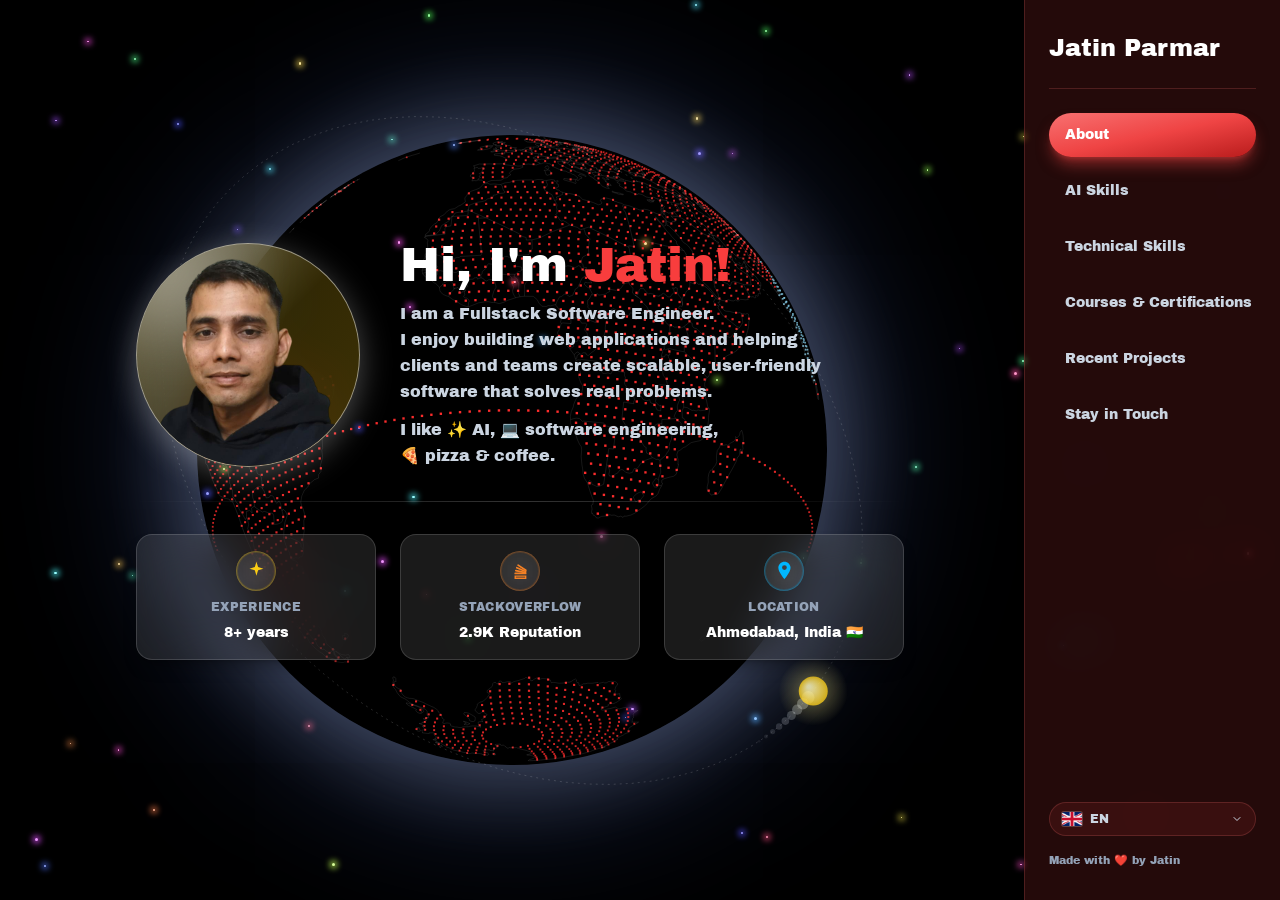
<file: index.html>
<!DOCTYPE html><html lang="en" class="dark" dir="ltr"><head>
  <meta charset="UTF-8">
  <link rel="icon" type="image/png" href="https://jatin-2407.github.io/logo.png">
  <meta name="viewport" content="width=device-width, initial-scale=1.0">
  <title>Jatin Parmar | Fullstack web developer |React|javascript|frontend|nodejs|php|laravel|mongodb|mysql|graphql</title>
  <link rel="preconnect" href="https://fonts.googleapis.com">
  <link rel="preconnect" href="https://fonts.gstatic.com" crossorigin="">
  <link href="https://fonts.googleapis.com/css2?family=Anton+SC&amp;display=swap" rel="stylesheet">
  <link href="https://fonts.googleapis.com/css2?family=Archivo+Black&amp;display=swap" rel="stylesheet">
  <script>
    (function () {
      var stored = localStorage.getItem("theme");
      var isDark = stored ? stored === "dark" : true;
      document.documentElement.classList.toggle("dark", isDark);
    })();
    (function () {
      var lang = localStorage.getItem("site-language") || "en";
      document.documentElement.lang = lang;
      document.documentElement.dir = lang === "ar" ? "rtl" : "ltr";
    })();
  </script>
  <script type="module" crossorigin="" src="/assets/index-BEaVwfzs.js"></script>
  <link rel="stylesheet" crossorigin="" href="/assets/index-BhWJLXMy.css">
<link rel="modulepreload" as="script" crossorigin="" href="/assets/index-CWMztOJ2.js"><link rel="modulepreload" as="script" crossorigin="" href="/assets/glassCard-D80fSM0R.js"><link rel="modulepreload" as="script" crossorigin="" href="/assets/avatar-TEoTqj09.js"><link rel="modulepreload" as="script" crossorigin="" href="/assets/iconBadge-CnM9oud7.js">    <meta name="description" content="I am a Fullstack Software Engineer. I enjoy building web applications and helping clients and teams create scalable, user-friendly software that solves real problems.">
    <meta name="keywords" content="Jatin Parmar, fullstack developer, react, javascript, frontend, nodejs, php, laravel, mongodb, mysql, graphql, web developer portfolio">
    <meta name="author" content="Jatin Parmar">
    <meta name="theme-color" content="#000000">
    <link rel="canonical" href="https://jatin-2407.github.io/">
    <meta property="og:type" content="website">
    <meta property="og:title" content="Jatin Parmar | Fullstack web developer |React|javascript|frontend|nodejs|php|laravel|mongodb|mysql|graphql">
    <meta property="og:description" content="I am a Fullstack Software Engineer. I enjoy building web applications and helping clients and teams create scalable, user-friendly software that solves real problems.">
    <meta property="og:url" content="https://jatin-2407.github.io/">
    <meta property="og:image" content="https://jatin-2407.github.io/image-Photoroom.png">
    <meta property="og:locale" content="en_US">
    <meta name="twitter:card" content="summary_large_image">
    <meta name="twitter:title" content="Jatin Parmar | Fullstack web developer |React|javascript|frontend|nodejs|php|laravel|mongodb|mysql|graphql">
    <meta name="twitter:description" content="I am a Fullstack Software Engineer. I enjoy building web applications and helping clients and teams create scalable, user-friendly software that solves real problems.">
    <meta name="twitter:image" content="https://jatin-2407.github.io/image-Photoroom.png">
  </head>

<body>
  <div id="root"><canvas aria-hidden="true" class="pointer-events-none fixed inset-0 z-[9999]" width="800" height="600" style="width: 800px; height: 600px;"></canvas><section id="about" class="relative w-full overflow-x-hidden bg-black md:h-screen md:overflow-hidden"><div class="relative flex min-h-screen w-full flex-col items-center gap-6 md:h-full md:min-h-0 md:justify-center md:gap-0 md:py-0 md:pr-64 rtl:md:pr-0 rtl:md:pl-64 justify-start pt-10 pb-24"><div class="pointer-events-none absolute inset-0"><span class="star absolute rounded-full" style="top: 51.2286%; left: 82.1045%; width: 1.3933px; height: 1.3933px; background-color: rgb(255, 228, 153); box-shadow: rgb(255, 207, 77) 0px 0px 6px 2px; animation-duration: 8.81775s; animation-delay: 3.28846s; --star-dx: -32.104451514073034vw; --star-dy: -1.2285666342508463vh; --star-peak: 1.80;"></span><span class="star absolute rounded-full" style="top: 17.8657%; left: 49.7451%; width: 1.90455px; height: 1.90455px; background-color: rgb(214, 255, 153); box-shadow: rgb(184, 255, 77) 0px 0px 6px 2px; animation-duration: 7.06157s; animation-delay: 4.34548s; --star-dx: 0.25493394613834397vw; --star-dy: 32.13430800453657vh; --star-peak: 2.25;"></span><span class="star absolute rounded-full" style="top: 49.2653%; left: 86.4954%; width: 1.14995px; height: 1.14995px; background-color: rgb(214, 153, 255); box-shadow: rgb(184, 77, 255) 0px 0px 6px 2px; animation-duration: 8.28701s; animation-delay: 1.3307s; --star-dx: -36.49542791071205vw; --star-dy: 0.7347470210281273vh; --star-peak: 2.77;"></span><span class="star absolute rounded-full" style="top: 44.4863%; left: 6.98894%; width: 2.90697px; height: 2.90697px; background-color: rgb(245, 153, 255); box-shadow: rgb(237, 77, 255) 0px 0px 6px 2px; animation-duration: 7.71747s; animation-delay: 1.19529s; --star-dx: 43.011056067488084vw; --star-dy: 5.5137002805498625vh; --star-peak: 1.62;"></span><span class="star absolute rounded-full" style="top: 3.67497%; left: 35.929%; width: 1.83532px; height: 1.83532px; background-color: rgb(153, 199, 255); box-shadow: rgb(77, 157, 255) 0px 0px 6px 2px; animation-duration: 8.41754s; animation-delay: 2.30249s; --star-dx: 14.071002102725458vw; --star-dy: 46.3250328033054vh; --star-peak: 2.07;"></span><span class="star absolute rounded-full" style="top: 6.913%; left: 79.0433%; width: 2.5579px; height: 2.5579px; background-color: rgb(153, 255, 255); box-shadow: rgb(77, 255, 255) 0px 0px 6px 2px; animation-duration: 7.35377s; animation-delay: 3.89101s; --star-dx: -29.043333961241373vw; --star-dy: 43.08700497461129vh; --star-peak: 2.65;"></span><span class="star absolute rounded-full" style="top: 71.4353%; left: 14.5809%; width: 2.97903px; height: 2.97903px; background-color: rgb(255, 228, 153); box-shadow: rgb(255, 207, 77) 0px 0px 6px 2px; animation-duration: 6.38253s; animation-delay: 0.41653s; --star-dx: 35.41911421361572vw; --star-dy: -21.435340533747876vh; --star-peak: 1.96;"></span><span class="star absolute rounded-full" style="top: 60.8365%; left: 10.7605%; width: 2.95646px; height: 2.95646px; background-color: rgb(255, 153, 230); box-shadow: rgb(255, 77, 210) 0px 0px 6px 2px; animation-duration: 8.76996s; animation-delay: 5.41534s; --star-dx: 39.23951575242558vw; --star-dy: -10.836499516172694vh; --star-peak: 2.85;"></span><span class="star absolute rounded-full" style="top: 20.5371%; left: 14.2721%; width: 2.24824px; height: 2.24824px; background-color: rgb(255, 153, 214); box-shadow: rgb(255, 77, 184) 0px 0px 6px 2px; animation-duration: 5.72737s; animation-delay: 0.273368s; --star-dx: 35.72785401553429vw; --star-dy: 29.462894084213964vh; --star-peak: 2.16;"></span><span class="star absolute rounded-full" style="top: 99.2268%; left: 52.718%; width: 2.98555px; height: 2.98555px; background-color: rgb(172, 255, 153); box-shadow: rgb(109, 255, 77) 0px 0px 6px 2px; animation-duration: 4.55112s; animation-delay: 5.80794s; --star-dx: -2.7180118007570258vw; --star-dy: -49.2267663223072vh; --star-peak: 1.80;"></span><span class="star absolute rounded-full" style="top: 98.1216%; left: 48.9544%; width: 2.07363px; height: 2.07363px; background-color: rgb(236, 255, 153); box-shadow: rgb(222, 255, 77) 0px 0px 6px 2px; animation-duration: 6.78097s; animation-delay: 3.06245s; --star-dx: 1.0456265080122762vw; --star-dy: -48.12161821373181vh; --star-peak: 2.68;"></span><span class="star absolute rounded-full" style="top: 43.7155%; left: 23.5483%; width: 2.90667px; height: 2.90667px; background-color: rgb(153, 156, 255); box-shadow: rgb(77, 82, 255) 0px 0px 6px 2px; animation-duration: 6.83688s; animation-delay: 0.536558s; --star-dx: 26.451717763487224vw; --star-dy: 6.284512960666724vh; --star-peak: 2.51;"></span><span class="star absolute rounded-full" style="top: 9.10195%; left: 40.3301%; width: 2.16391px; height: 2.16391px; background-color: rgb(255, 153, 201); box-shadow: rgb(255, 77, 160) 0px 0px 6px 2px; animation-duration: 6.39595s; animation-delay: 5.86754s; --star-dx: 9.669894861854658vw; --star-dy: 40.89805162629606vh; --star-peak: 2.61;"></span><span class="star absolute rounded-full" style="top: 54.8483%; left: 24.0375%; width: 2.90376px; height: 2.90376px; background-color: rgb(201, 255, 153); box-shadow: rgb(160, 255, 77) 0px 0px 6px 2px; animation-duration: 7.01594s; animation-delay: 5.34084s; --star-dx: 25.962518026969605vw; --star-dy: -4.848280013814275vh; --star-peak: 2.72;"></span><span class="star absolute rounded-full" style="top: 81.163%; left: 29.7148%; width: 2.31878px; height: 2.31878px; background-color: rgb(187, 255, 153); box-shadow: rgb(136, 255, 77) 0px 0px 6px 2px; animation-duration: 8.67891s; animation-delay: 5.58923s; --star-dx: 20.285181941986774vw; --star-dy: -31.163048534073255vh; --star-peak: 2.01;"></span><span class="star absolute rounded-full" style="top: 82.0239%; left: 50.2%; width: 1.15143px; height: 1.15143px; background-color: rgb(185, 255, 153); box-shadow: rgb(133, 255, 77) 0px 0px 6px 2px; animation-duration: 4.19308s; animation-delay: 3.83073s; --star-dx: -0.19996869311142973vw; --star-dy: -32.02392585408748vh; --star-peak: 2.38;"></span><span class="star absolute rounded-full" style="top: 94.8624%; left: 4.02202%; width: 1.01747px; height: 1.01747px; background-color: rgb(255, 153, 194); box-shadow: rgb(255, 77, 148) 0px 0px 6px 2px; animation-duration: 7.66786s; animation-delay: 3.07615s; --star-dx: 45.97798308327954vw; --star-dy: -44.8623666871633vh; --star-peak: 1.86;"></span><span class="star absolute rounded-full" style="top: 21.7972%; left: 67.602%; width: 2.05465px; height: 2.05465px; background-color: rgb(153, 255, 180); box-shadow: rgb(77, 255, 124) 0px 0px 6px 2px; animation-duration: 4.79448s; animation-delay: 3.378s; --star-dx: -17.60195117789344vw; --star-dy: 28.202818973644796vh; --star-peak: 2.77;"></span><span class="star absolute rounded-full" style="top: 93.0781%; left: 68.2421%; width: 2.55479px; height: 2.55479px; background-color: rgb(255, 179, 153); box-shadow: rgb(255, 121, 77) 0px 0px 6px 2px; animation-duration: 5.80347s; animation-delay: 5.11284s; --star-dx: -18.242052010133563vw; --star-dy: -43.07813614868425vh; --star-peak: 2.75;"></span><span class="star absolute rounded-full" style="top: 19.0687%; left: 33.2074%; width: 1.04732px; height: 1.04732px; background-color: rgb(255, 253, 153); box-shadow: rgb(255, 252, 77) 0px 0px 6px 2px; animation-duration: 8.62243s; animation-delay: 1.85032s; --star-dx: 16.792633914269658vw; --star-dy: 30.9313279526652vh; --star-peak: 2.83;"></span><span class="star absolute rounded-full" style="top: 84.2848%; left: 59.2159%; width: 2.03894px; height: 2.03894px; background-color: rgb(153, 214, 255); box-shadow: rgb(77, 184, 255) 0px 0px 6px 2px; animation-duration: 4.90197s; animation-delay: 4.7655s; --star-dx: -9.215887693780068vw; --star-dy: -34.284808932936585vh; --star-peak: 1.97;"></span><span class="star absolute rounded-full" style="top: 76.1579%; left: 7.27052%; width: 1.5149px; height: 1.5149px; background-color: rgb(185, 153, 255); box-shadow: rgb(133, 77, 255) 0px 0px 6px 2px; animation-duration: 5.2396s; animation-delay: 1.27363s; --star-dx: 42.72947982177485vw; --star-dy: -26.15789111040168vh; --star-peak: 1.74;"></span><span class="star absolute rounded-full" style="top: 90.1664%; left: 81.389%; width: 1.0735px; height: 1.0735px; background-color: rgb(153, 255, 219); box-shadow: rgb(77, 255, 193) 0px 0px 6px 2px; animation-duration: 5.00087s; animation-delay: 5.00875s; --star-dx: -31.388974666824936vw; --star-dy: -40.166361624429015vh; --star-peak: 2.94;"></span><span class="star absolute rounded-full" style="top: 30.6425%; left: 5.39534%; width: 2.97169px; height: 2.97169px; background-color: rgb(255, 153, 213); box-shadow: rgb(255, 77, 181) 0px 0px 6px 2px; animation-duration: 8.51766s; animation-delay: 3.78615s; --star-dx: 44.60465953497946vw; --star-dy: 19.357481645827146vh; --star-peak: 1.75;"></span><span class="star absolute rounded-full" style="top: 14.7053%; left: 16.8919%; width: 2.88775px; height: 2.88775px; background-color: rgb(207, 255, 153); box-shadow: rgb(172, 255, 77) 0px 0px 6px 2px; animation-duration: 6.11832s; animation-delay: 3.09869s; --star-dx: 33.108148254619294vw; --star-dy: 35.294735992759286vh; --star-peak: 2.24;"></span><span class="star absolute rounded-full" style="top: 84.823%; left: 31.2638%; width: 2.31047px; height: 2.31047px; background-color: rgb(255, 160, 153); box-shadow: rgb(255, 88, 77) 0px 0px 6px 2px; animation-duration: 5.95425s; animation-delay: 1.15934s; --star-dx: 18.736185710718402vw; --star-dy: -34.82298016786761vh; --star-peak: 1.82;"></span><span class="star absolute rounded-full" style="top: 52.5897%; left: 74.5894%; width: 2.97509px; height: 2.97509px; background-color: rgb(180, 153, 255); box-shadow: rgb(124, 77, 255) 0px 0px 6px 2px; animation-duration: 4.07058s; animation-delay: 4.45142s; --star-dx: -24.58944640815561vw; --star-dy: -2.5896696136822968vh; --star-peak: 1.91;"></span><span class="star absolute rounded-full" style="top: 92.2353%; left: 30.0912%; width: 2.86905px; height: 2.86905px; background-color: rgb(255, 173, 153); box-shadow: rgb(255, 112, 77) 0px 0px 6px 2px; animation-duration: 7.52872s; animation-delay: 0.265423s; --star-dx: 19.908844891555223vw; --star-dy: -42.235325919310924vh; --star-peak: 1.84;"></span><span class="star absolute rounded-full" style="top: 24.7377%; left: 31.9659%; width: 2.55706px; height: 2.55706px; background-color: rgb(153, 253, 255); box-shadow: rgb(77, 252, 255) 0px 0px 6px 2px; animation-duration: 8.10513s; animation-delay: 4.622s; --star-dx: 18.034087621118vw; --star-dy: 25.26234803004077vh; --star-peak: 2.30;"></span><span class="star absolute rounded-full" style="top: 78.6853%; left: 89.3403%; width: 1.55466px; height: 1.55466px; background-color: rgb(192, 255, 153); box-shadow: rgb(145, 255, 77) 0px 0px 6px 2px; animation-duration: 4.9565s; animation-delay: 0.174638s; --star-dx: -39.340273258866844vw; --star-dy: -28.685339108053014vh; --star-peak: 2.45;"></span><span class="star absolute rounded-full" style="top: 6.87497%; left: 43.4523%; width: 2.72519px; height: 2.72519px; background-color: rgb(255, 206, 153); box-shadow: rgb(255, 169, 77) 0px 0px 6px 2px; animation-duration: 6.57057s; animation-delay: 5.69448s; --star-dx: 6.547713560830374vw; --star-dy: 43.12502713000118vh; --star-peak: 2.13;"></span><span class="star absolute rounded-full" style="top: 14.8549%; left: 30.0662%; width: 1.87061px; height: 1.87061px; background-color: rgb(214, 255, 153); box-shadow: rgb(184, 255, 77) 0px 0px 6px 2px; animation-duration: 4.10284s; animation-delay: 0.107528s; --star-dx: 19.933845256296234vw; --star-dy: 35.14506530469301vh; --star-peak: 2.66;"></span><span class="star absolute rounded-full" style="top: 69.0921%; left: 19.4573%; width: 2.65705px; height: 2.65705px; background-color: rgb(255, 153, 187); box-shadow: rgb(255, 77, 136) 0px 0px 6px 2px; animation-duration: 6.44831s; animation-delay: 0.280635s; --star-dx: 30.54265654366076vw; --star-dy: -19.092089360642575vh; --star-peak: 2.20;"></span><span class="star absolute rounded-full" style="top: 24.5687%; left: 73.2132%; width: 2.62538px; height: 2.62538px; background-color: rgb(255, 153, 189); box-shadow: rgb(255, 77, 139) 0px 0px 6px 2px; animation-duration: 8.46247s; animation-delay: 2.64326s; --star-dx: -23.21318165579092vw; --star-dy: 25.43130724166375vh; --star-peak: 2.88;"></span><span class="star absolute rounded-full" style="top: 26.9196%; left: 72.1647%; width: 2.92123px; height: 2.92123px; background-color: rgb(153, 255, 240); box-shadow: rgb(77, 255, 228) 0px 0px 6px 2px; animation-duration: 4.91146s; animation-delay: 2.22848s; --star-dx: -22.164653729243398vw; --star-dy: 23.080378682139514vh; --star-peak: 2.71;"></span><span class="star absolute rounded-full" style="top: 89.5276%; left: 53.6222%; width: 2.51997px; height: 2.51997px; background-color: rgb(153, 228, 255); box-shadow: rgb(77, 207, 255) 0px 0px 6px 2px; animation-duration: 4.15432s; animation-delay: 2.67045s; --star-dx: -3.622194315202009vw; --star-dy: -39.52759297275412vh; --star-peak: 1.55;"></span><span class="star absolute rounded-full" style="top: 24.299%; left: 74.2926%; width: 1.40341px; height: 1.40341px; background-color: rgb(255, 153, 192); box-shadow: rgb(255, 77, 145) 0px 0px 6px 2px; animation-duration: 5.89423s; animation-delay: 3.54195s; --star-dx: -24.292623784489336vw; --star-dy: 25.700982457658704vh; --star-peak: 2.76;"></span><span class="star absolute rounded-full" style="top: 70.8795%; left: 96.4517%; width: 2.18523px; height: 2.18523px; background-color: rgb(255, 253, 153); box-shadow: rgb(255, 252, 77) 0px 0px 6px 2px; animation-duration: 7.29573s; animation-delay: 5.41961s; --star-dx: -46.45168816976506vw; --star-dy: -20.87949319946145vh; --star-peak: 1.94;"></span><span class="star absolute rounded-full" style="top: 25.0203%; left: 5.58669%; width: 1.25042px; height: 1.25042px; background-color: rgb(255, 228, 153); box-shadow: rgb(255, 207, 77) 0px 0px 6px 2px; animation-duration: 7.95261s; animation-delay: 4.33934s; --star-dx: 44.41331291460564vw; --star-dy: 24.979676967400287vh; --star-peak: 2.61;"></span><span class="star absolute rounded-full" style="top: 1.75265%; left: 47.6759%; width: 2.07495px; height: 2.07495px; background-color: rgb(153, 190, 255); box-shadow: rgb(77, 142, 255) 0px 0px 6px 2px; animation-duration: 7.15253s; animation-delay: 1.99692s; --star-dx: 2.3241362131341106vw; --star-dy: 48.247350760783206vh; --star-peak: 1.92;"></span><span class="star absolute rounded-full" style="top: 40.0601%; left: 47.2385%; width: 1.84771px; height: 1.84771px; background-color: rgb(255, 233, 153); box-shadow: rgb(255, 216, 77) 0px 0px 6px 2px; animation-duration: 7.99563s; animation-delay: 1.73861s; --star-dx: 2.7615175116696236vw; --star-dy: 9.939937578839519vh; --star-peak: 2.12;"></span><span class="star absolute rounded-full" style="top: 86.6804%; left: 81.273%; width: 1.62355px; height: 1.62355px; background-color: rgb(255, 153, 175); box-shadow: rgb(255, 77, 115) 0px 0px 6px 2px; animation-duration: 8.39041s; animation-delay: 4.10801s; --star-dx: -31.273010324861218vw; --star-dy: -36.6804138567318vh; --star-peak: 2.09;"></span><span class="star absolute rounded-full" style="top: 18.8055%; left: 35.8245%; width: 2.301px; height: 2.301px; background-color: rgb(153, 255, 197); box-shadow: rgb(77, 255, 154) 0px 0px 6px 2px; animation-duration: 4.2339s; animation-delay: 4.60634s; --star-dx: 14.175549200521452vw; --star-dy: 31.194465714625252vh; --star-peak: 1.58;"></span><span class="star absolute rounded-full" style="top: 51.6368%; left: 64.3016%; width: 2.9262px; height: 2.9262px; background-color: rgb(255, 201, 153); box-shadow: rgb(255, 160, 77) 0px 0px 6px 2px; animation-duration: 6.30023s; animation-delay: 1.34063s; --star-dx: -14.301608326467118vw; --star-dy: -1.636814041042392vh; --star-peak: 2.50;"></span><span class="star absolute rounded-full" style="top: 45.9598%; left: 19.6815%; width: 2.53146px; height: 2.53146px; background-color: rgb(255, 153, 160); box-shadow: rgb(255, 77, 88) 0px 0px 6px 2px; animation-duration: 5.64586s; animation-delay: 0.626335s; --star-dx: 30.318543065275183vw; --star-dy: 4.040248463463982vh; --star-peak: 2.48;"></span><span class="star absolute rounded-full" style="top: 96.5379%; left: 21.0046%; width: 1.84146px; height: 1.84146px; background-color: rgb(153, 155, 255); box-shadow: rgb(77, 79, 255) 0px 0px 6px 2px; animation-duration: 6.87581s; animation-delay: 5.72459s; --star-dx: 28.99541397687282vw; --star-dy: -46.53790994954106vh; --star-peak: 1.97;"></span><span class="star absolute rounded-full" style="top: 15.1349%; left: 10.7181%; width: 1.5583px; height: 1.5583px; background-color: rgb(211, 153, 255); box-shadow: rgb(178, 77, 255) 0px 0px 6px 2px; animation-duration: 6.84282s; animation-delay: 2.98311s; --star-dx: 39.28185209960316vw; --star-dy: 34.865077381819354vh; --star-peak: 2.86;"></span><span class="star absolute rounded-full" style="top: 39.3701%; left: 89.3299%; width: 2.81405px; height: 2.81405px; background-color: rgb(243, 255, 153); box-shadow: rgb(234, 255, 77) 0px 0px 6px 2px; animation-duration: 5.15331s; animation-delay: 3.85333s; --star-dx: -39.32991900811112vw; --star-dy: 10.629911292063667vh; --star-peak: 1.73;"></span><span class="star absolute rounded-full" style="top: 53.789%; left: 99.2831%; width: 1.279px; height: 1.279px; background-color: rgb(252, 153, 255); box-shadow: rgb(249, 77, 255) 0px 0px 6px 2px; animation-duration: 8.2105s; animation-delay: 2.94822s; --star-dx: -49.283121053337965vw; --star-dy: -3.7889994332756984vh; --star-peak: 1.72;"></span><span class="star absolute rounded-full" style="top: 65.0228%; left: 45.6447%; width: 2.5937px; height: 2.5937px; background-color: rgb(160, 153, 255); box-shadow: rgb(88, 77, 255) 0px 0px 6px 2px; animation-duration: 7.95619s; animation-delay: 0.960889s; --star-dx: 4.355268711148099vw; --star-dy: -15.02281438914983vh; --star-peak: 2.72;"></span><span class="star absolute rounded-full" style="top: 38.0058%; left: 84.3009%; width: 2.22233px; height: 2.22233px; background-color: rgb(235, 255, 153); box-shadow: rgb(219, 255, 77) 0px 0px 6px 2px; animation-duration: 5.41902s; animation-delay: 0.761619s; --star-dx: -34.30094140642363vw; --star-dy: 11.99422879491636vh; --star-peak: 2.60;"></span><span class="star absolute rounded-full" style="top: 24.9602%; left: 19.6242%; width: 2.36182px; height: 2.36182px; background-color: rgb(255, 255, 153); box-shadow: rgb(255, 255, 77) 0px 0px 6px 2px; animation-duration: 5.8364s; animation-delay: 5.46715s; --star-dx: 30.37579795692461vw; --star-dy: 25.039848473315384vh; --star-peak: 2.77;"></span><span class="star absolute rounded-full" style="top: 0.769983%; left: 22.7294%; width: 1.68727px; height: 1.68727px; background-color: rgb(255, 153, 199); box-shadow: rgb(255, 77, 157) 0px 0px 6px 2px; animation-duration: 7.2206s; animation-delay: 5.06672s; --star-dx: 27.27064597959552vw; --star-dy: 49.23001677994213vh; --star-peak: 1.80;"></span><span class="star absolute rounded-full" style="top: 62.3663%; left: 12.333%; width: 2.02355px; height: 2.02355px; background-color: rgb(235, 153, 255); box-shadow: rgb(219, 77, 255) 0px 0px 6px 2px; animation-duration: 5.68048s; animation-delay: 0.210251s; --star-dx: 37.66701158183277vw; --star-dy: -12.366294669084319vh; --star-peak: 2.04;"></span><span class="star absolute rounded-full" style="top: 44.7187%; left: 89.7602%; width: 2.82046px; height: 2.82046px; background-color: rgb(255, 231, 153); box-shadow: rgb(255, 213, 77) 0px 0px 6px 2px; animation-duration: 8.5404s; animation-delay: 4.29144s; --star-dx: -39.7601833908694vw; --star-dy: 5.281324976065882vh; --star-peak: 1.58;"></span><span class="star absolute rounded-full" style="top: 30.0833%; left: 3.11035%; width: 1.8608px; height: 1.8608px; background-color: rgb(213, 153, 255); box-shadow: rgb(181, 77, 255) 0px 0px 6px 2px; animation-duration: 6.83123s; animation-delay: 5.26254s; --star-dx: 46.88964817957522vw; --star-dy: 19.916743928487847vh; --star-peak: 2.70;"></span><span class="star absolute rounded-full" style="top: 24.3879%; left: 63.5531%; width: 1.04786px; height: 1.04786px; background-color: rgb(255, 175, 153); box-shadow: rgb(255, 115, 77) 0px 0px 6px 2px; animation-duration: 4.45585s; animation-delay: 5.98755s; --star-dx: -13.553146824566518vw; --star-dy: 25.61206062696284vh; --star-peak: 2.77;"></span><span class="star absolute rounded-full" style="top: 67.0435%; left: 76.6708%; width: 2.06751px; height: 2.06751px; background-color: rgb(255, 201, 153); box-shadow: rgb(255, 160, 77) 0px 0px 6px 2px; animation-duration: 6.01849s; animation-delay: 0.0040605s; --star-dx: -26.67080587643717vw; --star-dy: -17.043489963438162vh; --star-peak: 1.64;"></span><span class="star absolute rounded-full" style="top: 95.9219%; left: 89.3374%; width: 2.97245px; height: 2.97245px; background-color: rgb(153, 250, 255); box-shadow: rgb(77, 246, 255) 0px 0px 6px 2px; animation-duration: 5.95097s; animation-delay: 1.17853s; --star-dx: -39.33735843159381vw; --star-dy: -45.92185304711619vh; --star-peak: 2.89;"></span><span class="star absolute rounded-full" style="top: 75.827%; left: 41.9472%; width: 1.70666px; height: 1.70666px; background-color: rgb(255, 153, 190); box-shadow: rgb(255, 77, 142) 0px 0px 6px 2px; animation-duration: 7.49519s; animation-delay: 1.36991s; --star-dx: 8.05281121761918vw; --star-dy: -25.826971934266027vh; --star-peak: 2.44;"></span><span class="star absolute rounded-full" style="top: 5.34455%; left: 69.4652%; width: 2.78866px; height: 2.78866px; background-color: rgb(231, 153, 255); box-shadow: rgb(213, 77, 255) 0px 0px 6px 2px; animation-duration: 5.5541s; animation-delay: 0.289349s; --star-dx: -19.46520935527593vw; --star-dy: 44.65545104662731vh; --star-peak: 1.94;"></span><span class="star absolute rounded-full" style="top: 15.3272%; left: 28.0446%; width: 1.94612px; height: 1.94612px; background-color: rgb(209, 255, 153); box-shadow: rgb(175, 255, 77) 0px 0px 6px 2px; animation-duration: 7.21987s; animation-delay: 5.78984s; --star-dx: 21.955423868414925vw; --star-dy: 34.672795587681335vh; --star-peak: 2.59;"></span><span class="star absolute rounded-full" style="top: 93.4948%; left: 17.2403%; width: 2.73837px; height: 2.73837px; background-color: rgb(153, 207, 255); box-shadow: rgb(77, 172, 255) 0px 0px 6px 2px; animation-duration: 6.86012s; animation-delay: 2.53627s; --star-dx: 32.759679810244634vw; --star-dy: -43.49476843285554vh; --star-peak: 2.37;"></span><span class="star absolute rounded-full" style="top: 68.3028%; left: 35.36%; width: 1.96389px; height: 1.96389px; background-color: rgb(153, 255, 179); box-shadow: rgb(77, 255, 121) 0px 0px 6px 2px; animation-duration: 4.16896s; animation-delay: 5.33929s; --star-dx: 14.640009040271039vw; --star-dy: -18.302785568492894vh; --star-peak: 2.23;"></span><span class="star absolute rounded-full" style="top: 45.5198%; left: 91.0454%; width: 1.12837px; height: 1.12837px; background-color: rgb(255, 243, 153); box-shadow: rgb(255, 234, 77) 0px 0px 6px 2px; animation-duration: 5.25112s; animation-delay: 2.06557s; --star-dx: -41.045414344227964vw; --star-dy: 4.480199706963553vh; --star-peak: 1.52;"></span><span class="star absolute rounded-full" style="top: 84.9425%; left: 6.88242%; width: 2.62714px; height: 2.62714px; background-color: rgb(245, 153, 255); box-shadow: rgb(237, 77, 255) 0px 0px 6px 2px; animation-duration: 7.03252s; animation-delay: 0.729168s; --star-dx: 43.11758410930252vw; --star-dy: -34.94251557411941vh; --star-peak: 1.60;"></span><span class="star absolute rounded-full" style="top: 67.5585%; left: 20.2383%; width: 1.36468px; height: 1.36468px; background-color: rgb(175, 255, 153); box-shadow: rgb(115, 255, 77) 0px 0px 6px 2px; animation-duration: 4.00429s; animation-delay: 3.06856s; --star-dx: 29.76173031883633vw; --star-dy: -17.55849010339257vh; --star-peak: 2.04;"></span><span class="star absolute rounded-full" style="top: 41.3938%; left: 44.4396%; width: 2.99797px; height: 2.99797px; background-color: rgb(153, 255, 189); box-shadow: rgb(77, 255, 139) 0px 0px 6px 2px; animation-duration: 8.22549s; animation-delay: 4.09419s; --star-dx: 5.560437840374313vw; --star-dy: 8.606196360906303vh; --star-peak: 1.66;"></span><span class="star absolute rounded-full" style="top: 5.70145%; left: 78.3021%; width: 1.0063px; height: 1.0063px; background-color: rgb(255, 248, 153); box-shadow: rgb(255, 243, 77) 0px 0px 6px 2px; animation-duration: 8.23374s; animation-delay: 1.97904s; --star-dx: -28.302149493963853vw; --star-dy: 44.298551654147154vh; --star-peak: 1.62;"></span><span class="star absolute rounded-full" style="top: 20.8861%; left: 23.2176%; width: 1.76516px; height: 1.76516px; background-color: rgb(255, 209, 153); box-shadow: rgb(255, 175, 77) 0px 0px 6px 2px; animation-duration: 5.01037s; animation-delay: 1.11939s; --star-dx: 26.78240599822731vw; --star-dy: 29.113860246617584vh; --star-peak: 2.36;"></span></div><div class="earth-glow earth-glow-horizon absolute inset-x-0 bottom-0 mx-auto h-[62vh] w-[62vh] max-h-[560px] max-w-[560px] rounded-full md:relative md:mx-0 md:h-[70vh] md:w-[70vh] md:max-h-[780px] md:max-w-[780px] " aria-hidden="true"><canvas class="absolute inset-0 h-full w-full touch-none select-none" width="546" height="546" style="width: 546px; height: 546px; inset: -63px auto auto -63px; cursor: grab; touch-action: none;"></canvas></div><canvas class="pointer-events-none absolute inset-0" width="800" height="600" style="width: 800px; height: 600px;"></canvas><div class="pointer-events-none relative z-10 flex flex-col items-center justify-center gap-6 px-4 md:absolute md:inset-0 md:pr-64 rtl:md:pr-0 rtl:md:pl-64  translate-x-0 opacity-100 transition-all duration-300 ease-out"><div class="pointer-events-auto flex w-full max-w-3xl flex-col items-center gap-5 md:gap-8"><div class="flex w-full flex-col items-center gap-4 md:flex-row md:items-center md:gap-10"><div class="relative shrink-0 overflow-hidden border border-white/50 shadow-[0_8px_32px_0_rgba(255,255,255,0.3)] backdrop-blur-xl rounded-full h-28 w-28 md:h-56 md:w-56 " style="background: linear-gradient(to right bottom, rgba(250, 204, 21, 0.25), rgba(250, 204, 21, 0.2), rgba(250, 204, 21, 0.25));"><div aria-hidden="true" class="pointer-events-none absolute -left-4 -top-4 rounded-full bg-white/50 blur-2xl h-12 w-12 md:h-24 md:w-24"></div><div aria-hidden="true" class="pointer-events-none absolute inset-0 bg-gradient-to-br from-white/30 via-transparent to-transparent"></div><img src="/image-Photoroom.png" alt="Jatin Parmar" class="relative z-10 h-full w-full object-cover"></div><div class="flex flex-col items-center gap-2 text-center md:items-start md:gap-3 md:text-left rtl:md:text-right"><h1 class="anton-sc-regular leading-tight text-white text-3xl sm:text-4xl md:text-5xl">Hi, I'm <span class="text-[#f83d3d]">Jatin!</span></h1><p class="max-w-md text-sm leading-snug text-slate-300 md:text-base md:leading-relaxed">I am a Fullstack Software Engineer.<br>I enjoy building web applications and helping clients and teams create scalable, user-friendly software that solves real problems.</p><p class="max-w-md text-sm leading-snug text-slate-300 md:text-base md:leading-relaxed">I like ✨ AI, 💻 software engineering, <br>🍕 pizza &amp; coffee.</p></div></div><span aria-hidden="true" class="h-px w-full bg-gradient-to-r from-transparent via-white/20 to-transparent "></span><div class="grid w-full grid-cols-3 gap-2 sm:gap-4 md:gap-6"><div class="brand-card border border-white/15 bg-white/10 shadow-lg shadow-black/30 backdrop-blur-xl flex flex-col items-center gap-1.5 rounded-2xl px-2 py-3 text-center sm:gap-2 sm:py-4"><div class="flex h-9 w-9 shrink-0 items-center justify-center overflow-hidden rounded-full border backdrop-blur-md transition-colors duration-300 md:h-10 md:w-10 bg-white/5 " style="border-color: rgba(250, 204, 21, 0.333); box-shadow: rgba(250, 204, 21, 0.133) 0px 0px 0px 1px inset; color: rgb(250, 204, 21);"><svg viewBox="0 0 24 24" fill="currentColor" class="h-[55%] w-[55%]"><path d="M12 2l1.9 6.1L20 10l-6.1 1.9L12 18l-1.9-6.1L4 10l6.1-1.9L12 2z"></path></svg></div><span class="anton-sc-regular text-[10px] uppercase tracking-wide text-slate-400 sm:text-xs">Experience</span><span class="text-xs text-white sm:text-sm">8+ years</span></div><a class="brand-card border border-white/15 bg-white/10 shadow-lg shadow-black/30 backdrop-blur-xl flex flex-col items-center gap-1.5 rounded-2xl px-2 py-3 text-center sm:gap-2 sm:py-4 transition-colors duration-300 hover:bg-white/15" href="https://stackoverflow.com/users/8170390/jatin-parmar" target="_blank" rel="noopener noreferrer"><div class="flex h-9 w-9 shrink-0 items-center justify-center overflow-hidden rounded-full border backdrop-blur-md transition-colors duration-300 md:h-10 md:w-10 bg-white/5 " style="border-color: rgba(244, 128, 36, 0.333); box-shadow: rgba(244, 128, 36, 0.133) 0px 0px 0px 1px inset; color: rgb(244, 128, 36);"><svg viewBox="0 0 24 24" fill="none" stroke="currentColor" class="h-[55%] w-[55%]"><path d="M9.3 5.9l8.9 5.9" stroke-width="2" stroke-linecap="round"></path><path d="M7.8 8.9l10.2 4.3" stroke-width="2" stroke-linecap="round"></path><path d="M6.7 12.1l11 2.3" stroke-width="2" stroke-linecap="round"></path><path d="M6 15.5h12" stroke-width="2" stroke-linecap="round"></path><path d="M6 18.5h12v2.5H6z" stroke-width="1.6"></path></svg></div><span class="anton-sc-regular text-[10px] uppercase tracking-wide text-slate-400 sm:text-xs">StackOverflow</span><span class="text-xs text-white sm:text-sm">2.9K Reputation</span></a><div class="brand-card border border-white/15 bg-white/10 shadow-lg shadow-black/30 backdrop-blur-xl flex flex-col items-center gap-1.5 rounded-2xl px-2 py-3 text-center sm:gap-2 sm:py-4"><div class="flex h-9 w-9 shrink-0 items-center justify-center overflow-hidden rounded-full border backdrop-blur-md transition-colors duration-300 md:h-10 md:w-10 bg-white/5 " style="border-color: rgba(0, 183, 255, 0.333); box-shadow: rgba(0, 183, 255, 0.133) 0px 0px 0px 1px inset; color: rgb(0, 183, 255);"><svg viewBox="0 0 24 24" fill="currentColor" class="h-[55%] w-[55%]"><path d="M12 2C8.13 2 5 5.13 5 9c0 5.25 7 13 7 13s7-7.75 7-13c0-3.87-3.13-7-7-7zm0 9.5A2.5 2.5 0 1 1 12 6a2.5 2.5 0 0 1 0 5.5z"></path></svg></div><span class="anton-sc-regular text-[10px] uppercase tracking-wide text-slate-400 sm:text-xs">Location</span><span class="text-xs text-white sm:text-sm">Ahmedabad, India 🇮🇳</span></div></div></div></div></div><nav class="pointer-events-auto fixed inset-y-0 right-0 z-30 w-64 rtl:right-auto rtl:left-0" aria-label="Page sections"><div class="flex h-full flex-col px-6 py-8 border-l border-red-400/20 bg-red-500/15 backdrop-blur-xl supports-[backdrop-filter]:bg-red-500/15"><a href="#about" class="anton-sc-regular text-2xl text-white">Jatin Parmar</a><span aria-hidden="true" class="h-px w-full bg-red-400/20 my-6"></span><div role="tablist" aria-label="Page sections" class="relative flex flex-1 flex-col gap-3"><span aria-hidden="true" class="absolute rounded-full bg-gradient-to-br from-red-400 via-red-500 to-red-700 shadow-lg shadow-red-500/50 transition-all duration-300 ease-out left-0 right-0" style="top: 0px; height: 44px; opacity: 1;"></span><button type="button" role="tab" aria-selected="true" class="relative z-10 whitespace-nowrap rounded-full px-4 py-2 text-xs font-medium transition-colors duration-300 md:text-sm text-white px-3 py-3 text-left rtl:text-right">About</button><button type="button" role="tab" aria-selected="false" class="relative z-10 whitespace-nowrap rounded-full px-4 py-2 text-xs font-medium transition-colors duration-300 md:text-sm text-slate-300 hover:text-white px-3 py-3 text-left rtl:text-right">AI Skills</button><button type="button" role="tab" aria-selected="false" class="relative z-10 whitespace-nowrap rounded-full px-4 py-2 text-xs font-medium transition-colors duration-300 md:text-sm text-slate-300 hover:text-white px-3 py-3 text-left rtl:text-right">Technical Skills</button><button type="button" role="tab" aria-selected="false" class="relative z-10 whitespace-nowrap rounded-full px-4 py-2 text-xs font-medium transition-colors duration-300 md:text-sm text-slate-300 hover:text-white px-3 py-3 text-left rtl:text-right">Courses &amp; Certifications</button><button type="button" role="tab" aria-selected="false" class="relative z-10 whitespace-nowrap rounded-full px-4 py-2 text-xs font-medium transition-colors duration-300 md:text-sm text-slate-300 hover:text-white px-3 py-3 text-left rtl:text-right">Recent Projects</button><button type="button" role="tab" aria-selected="false" class="relative z-10 whitespace-nowrap rounded-full px-4 py-2 text-xs font-medium transition-colors duration-300 md:text-sm text-slate-300 hover:text-white px-3 py-3 text-left rtl:text-right">Stay in Touch</button></div><div class="pt-6"><div class="relative"><button type="button" aria-haspopup="listbox" aria-expanded="false" aria-label="Change language, current: English" class="flex w-full items-center gap-2 rounded-full border border-red-400/20 bg-red-500/10 px-3 py-2 text-xs font-medium text-slate-300 transition-colors duration-300 hover:text-white"><img src="/flags/gb.png" alt="" title="English" class="h-3.5 w-5 shrink-0 rounded-[2px] object-cover ring-1 ring-white/20"><span class="flex-1 text-left rtl:text-right uppercase tracking-wide">en</span><svg viewBox="0 0 24 24" fill="none" stroke="currentColor" stroke-width="2" class="h-3 w-3 shrink-0 transition-transform duration-200 "><path d="M6 9l6 6 6-6" stroke-linecap="round" stroke-linejoin="round"></path></svg></button></div></div><p class="text-[11px] text-slate-400 pt-4">Made with <span aria-hidden="true">❤️</span> by Jatin</p></div></nav></section></div>


</body></html>
</file>
<file: assets/index-BhWJLXMy.css>
@font-face{font-family:Manrope Variable;font-style:normal;font-display:swap;font-weight:200 800;src:url([data-uri]) format("woff2-variations");unicode-range:U+0460-052F,U+1C80-1C8A,U+20B4,U+2DE0-2DFF,U+A640-A69F,U+FE2E-FE2F}@font-face{font-family:Manrope Variable;font-style:normal;font-display:swap;font-weight:200 800;src:url(/assets/manrope-cyrillic-wght-normal-Dvxsihut.woff2) format("woff2-variations");unicode-range:U+0301,U+0400-045F,U+0490-0491,U+04B0-04B1,U+2116}@font-face{font-family:Manrope Variable;font-style:normal;font-display:swap;font-weight:200 800;src:url(/assets/manrope-greek-wght-normal-DL7QRZyv.woff2) format("woff2-variations");unicode-range:U+0370-0377,U+037A-037F,U+0384-038A,U+038C,U+038E-03A1,U+03A3-03FF}@font-face{font-family:Manrope Variable;font-style:normal;font-display:swap;font-weight:200 800;src:url(/assets/manrope-vietnamese-wght-normal-usUDDRr7.woff2) format("woff2-variations");unicode-range:U+0102-0103,U+0110-0111,U+0128-0129,U+0168-0169,U+01A0-01A1,U+01AF-01B0,U+0300-0301,U+0303-0304,U+0308-0309,U+0323,U+0329,U+1EA0-1EF9,U+20AB}@font-face{font-family:Manrope Variable;font-style:normal;font-display:swap;font-weight:200 800;src:url(/assets/manrope-latin-ext-wght-normal-Ch3YOpNY.woff2) format("woff2-variations");unicode-range:U+0100-02BA,U+02BD-02C5,U+02C7-02CC,U+02CE-02D7,U+02DD-02FF,U+0304,U+0308,U+0329,U+1D00-1DBF,U+1E00-1E9F,U+1EF2-1EFF,U+2020,U+20A0-20AB,U+20AD-20C0,U+2113,U+2C60-2C7F,U+A720-A7FF}@font-face{font-family:Manrope Variable;font-style:normal;font-display:swap;font-weight:200 800;src:url(/assets/manrope-latin-wght-normal-DHIcAJRg.woff2) format("woff2-variations");unicode-range:U+0000-00FF,U+0131,U+0152-0153,U+02BB-02BC,U+02C6,U+02DA,U+02DC,U+0304,U+0308,U+0329,U+2000-206F,U+20AC,U+2122,U+2191,U+2193,U+2212,U+2215,U+FEFF,U+FFFD}*,:before,:after{box-sizing:border-box;border-width:0;border-style:solid;border-color:#e5e7eb}:before,:after{--tw-content: ""}html,:host{line-height:1.5;-webkit-text-size-adjust:100%;-moz-tab-size:4;-o-tab-size:4;tab-size:4;font-family:ui-sans-serif,system-ui,sans-serif,"Apple Color Emoji","Segoe UI Emoji",Segoe UI Symbol,"Noto Color Emoji";font-feature-settings:normal;font-variation-settings:normal;-webkit-tap-highlight-color:transparent}body{margin:0;line-height:inherit}hr{height:0;color:inherit;border-top-width:1px}abbr:where([title]){-webkit-text-decoration:underline dotted;text-decoration:underline dotted}h1,h2,h3,h4,h5,h6{font-size:inherit;font-weight:inherit}a{color:inherit;text-decoration:inherit}b,strong{font-weight:bolder}code,kbd,samp,pre{font-family:ui-monospace,SFMono-Regular,Menlo,Monaco,Consolas,Liberation Mono,Courier New,monospace;font-feature-settings:normal;font-variation-settings:normal;font-size:1em}small{font-size:80%}sub,sup{font-size:75%;line-height:0;position:relative;vertical-align:baseline}sub{bottom:-.25em}sup{top:-.5em}table{text-indent:0;border-color:inherit;border-collapse:collapse}button,input,optgroup,select,textarea{font-family:inherit;font-feature-settings:inherit;font-variation-settings:inherit;font-size:100%;font-weight:inherit;line-height:inherit;letter-spacing:inherit;color:inherit;margin:0;padding:0}button,select{text-transform:none}button,input:where([type=button]),input:where([type=reset]),input:where([type=submit]){-webkit-appearance:button;background-color:transparent;background-image:none}:-moz-focusring{outline:auto}:-moz-ui-invalid{box-shadow:none}progress{vertical-align:baseline}::-webkit-inner-spin-button,::-webkit-outer-spin-button{height:auto}[type=search]{-webkit-appearance:textfield;outline-offset:-2px}::-webkit-search-decoration{-webkit-appearance:none}::-webkit-file-upload-button{-webkit-appearance:button;font:inherit}summary{display:list-item}blockquote,dl,dd,h1,h2,h3,h4,h5,h6,hr,figure,p,pre{margin:0}fieldset{margin:0;padding:0}legend{padding:0}ol,ul,menu{list-style:none;margin:0;padding:0}dialog{padding:0}textarea{resize:vertical}input::-moz-placeholder,textarea::-moz-placeholder{opacity:1;color:#9ca3af}input::placeholder,textarea::placeholder{opacity:1;color:#9ca3af}button,[role=button]{cursor:pointer}:disabled{cursor:default}img,svg,video,canvas,audio,iframe,embed,object{display:block;vertical-align:middle}img,video{max-width:100%;height:auto}[hidden]{display:none}*,:before,:after{--tw-border-spacing-x: 0;--tw-border-spacing-y: 0;--tw-translate-x: 0;--tw-translate-y: 0;--tw-rotate: 0;--tw-skew-x: 0;--tw-skew-y: 0;--tw-scale-x: 1;--tw-scale-y: 1;--tw-pan-x: ;--tw-pan-y: ;--tw-pinch-zoom: ;--tw-scroll-snap-strictness: proximity;--tw-gradient-from-position: ;--tw-gradient-via-position: ;--tw-gradient-to-position: ;--tw-ordinal: ;--tw-slashed-zero: ;--tw-numeric-figure: ;--tw-numeric-spacing: ;--tw-numeric-fraction: ;--tw-ring-inset: ;--tw-ring-offset-width: 0px;--tw-ring-offset-color: #fff;--tw-ring-color: rgb(59 130 246 / .5);--tw-ring-offset-shadow: 0 0 #0000;--tw-ring-shadow: 0 0 #0000;--tw-shadow: 0 0 #0000;--tw-shadow-colored: 0 0 #0000;--tw-blur: ;--tw-brightness: ;--tw-contrast: ;--tw-grayscale: ;--tw-hue-rotate: ;--tw-invert: ;--tw-saturate: ;--tw-sepia: ;--tw-drop-shadow: ;--tw-backdrop-blur: ;--tw-backdrop-brightness: ;--tw-backdrop-contrast: ;--tw-backdrop-grayscale: ;--tw-backdrop-hue-rotate: ;--tw-backdrop-invert: ;--tw-backdrop-opacity: ;--tw-backdrop-saturate: ;--tw-backdrop-sepia: ;--tw-contain-size: ;--tw-contain-layout: ;--tw-contain-paint: ;--tw-contain-style: }::backdrop{--tw-border-spacing-x: 0;--tw-border-spacing-y: 0;--tw-translate-x: 0;--tw-translate-y: 0;--tw-rotate: 0;--tw-skew-x: 0;--tw-skew-y: 0;--tw-scale-x: 1;--tw-scale-y: 1;--tw-pan-x: ;--tw-pan-y: ;--tw-pinch-zoom: ;--tw-scroll-snap-strictness: proximity;--tw-gradient-from-position: ;--tw-gradient-via-position: ;--tw-gradient-to-position: ;--tw-ordinal: ;--tw-slashed-zero: ;--tw-numeric-figure: ;--tw-numeric-spacing: ;--tw-numeric-fraction: ;--tw-ring-inset: ;--tw-ring-offset-width: 0px;--tw-ring-offset-color: #fff;--tw-ring-color: rgb(59 130 246 / .5);--tw-ring-offset-shadow: 0 0 #0000;--tw-ring-shadow: 0 0 #0000;--tw-shadow: 0 0 #0000;--tw-shadow-colored: 0 0 #0000;--tw-blur: ;--tw-brightness: ;--tw-contrast: ;--tw-grayscale: ;--tw-hue-rotate: ;--tw-invert: ;--tw-saturate: ;--tw-sepia: ;--tw-drop-shadow: ;--tw-backdrop-blur: ;--tw-backdrop-brightness: ;--tw-backdrop-contrast: ;--tw-backdrop-grayscale: ;--tw-backdrop-hue-rotate: ;--tw-backdrop-invert: ;--tw-backdrop-opacity: ;--tw-backdrop-saturate: ;--tw-backdrop-sepia: ;--tw-contain-size: ;--tw-contain-layout: ;--tw-contain-paint: ;--tw-contain-style: }.container{width:100%}@media (min-width: 640px){.container{max-width:640px}}@media (min-width: 768px){.container{max-width:768px}}@media (min-width: 1024px){.container{max-width:1024px}}@media (min-width: 1280px){.container{max-width:1280px}}@media (min-width: 1536px){.container{max-width:1536px}}.pointer-events-none{pointer-events:none}.pointer-events-auto{pointer-events:auto}.visible{visibility:visible}.invisible{visibility:hidden}.fixed{position:fixed}.absolute{position:absolute}.relative{position:relative}.sticky{position:sticky}.inset-0{top:0;right:0;bottom:0;left:0}.inset-x-0{left:0;right:0}.inset-y-0{top:0;bottom:0}.-left-4{left:-1rem}.-top-4{top:-1rem}.bottom-0{bottom:0}.bottom-1{bottom:.25rem}.bottom-1\.5{bottom:.375rem}.bottom-4{bottom:1rem}.bottom-full{bottom:100%}.left-0{left:0}.left-1\/2{left:50%}.right-0{right:0}.right-5{right:1.25rem}.top-0{top:0}.top-1{top:.25rem}.top-1\.5{top:.375rem}.top-5{top:1.25rem}.top-full{top:100%}.z-10{z-index:10}.z-20{z-index:20}.z-30{z-index:30}.z-40{z-index:40}.z-\[9999\]{z-index:9999}.mx-auto{margin-left:auto;margin-right:auto}.my-6{margin-top:1.5rem;margin-bottom:1.5rem}.-ml-28{margin-left:-7rem}.mb-2{margin-bottom:.5rem}.mb-auto{margin-bottom:auto}.mt-2{margin-top:.5rem}.line-clamp-3{overflow:hidden;display:-webkit-box;-webkit-box-orient:vertical;-webkit-line-clamp:3}.block{display:block}.inline{display:inline}.flex{display:flex}.table{display:table}.grid{display:grid}.hidden{display:none}.h-10{height:2.5rem}.h-11{height:2.75rem}.h-12{height:3rem}.h-14{height:3.5rem}.h-16{height:4rem}.h-2{height:.5rem}.h-20{height:5rem}.h-24{height:6rem}.h-28{height:7rem}.h-3{height:.75rem}.h-3\.5{height:.875rem}.h-32{height:8rem}.h-40{height:10rem}.h-5{height:1.25rem}.h-8{height:2rem}.h-9{height:2.25rem}.h-\[18px\]{height:18px}.h-\[26px\]{height:26px}.h-\[46vh\]{height:46vh}.h-\[480px\]{height:480px}.h-\[55\%\]{height:55%}.h-\[58vh\]{height:58vh}.h-\[60\%\]{height:60%}.h-\[62vh\]{height:62vh}.h-full{height:100%}.h-px{height:1px}.max-h-\[560px\]{max-height:560px}.min-h-0{min-height:0px}.min-h-16{min-height:4rem}.min-h-\[3rem\]{min-height:3rem}.min-h-screen{min-height:100vh}.w-1\/2{width:50%}.w-1\/3{width:33.333333%}.w-10{width:2.5rem}.w-12{width:3rem}.w-14{width:3.5rem}.w-16{width:4rem}.w-2\/3{width:66.666667%}.w-20{width:5rem}.w-24{width:6rem}.w-28{width:7rem}.w-3{width:.75rem}.w-3\/4{width:75%}.w-3\/5{width:60%}.w-32{width:8rem}.w-40{width:10rem}.w-5{width:1.25rem}.w-56{width:14rem}.w-64{width:16rem}.w-72{width:18rem}.w-8{width:2rem}.w-9{width:2.25rem}.w-\[18px\]{width:18px}.w-\[26px\]{width:26px}.w-\[55\%\]{width:55%}.w-\[60\%\]{width:60%}.w-\[62vh\]{width:62vh}.w-full{width:100%}.min-w-0{min-width:0px}.min-w-\[10rem\]{min-width:10rem}.max-w-2xl{max-width:42rem}.max-w-3xl{max-width:48rem}.max-w-\[560px\]{max-width:560px}.max-w-\[80vw\]{max-width:80vw}.max-w-\[92vw\]{max-width:92vw}.max-w-md{max-width:28rem}.flex-1{flex:1 1 0%}.shrink-0{flex-shrink:0}.table-fixed{table-layout:fixed}.border-separate{border-collapse:separate}.border-spacing-0{--tw-border-spacing-x: 0px;--tw-border-spacing-y: 0px;border-spacing:var(--tw-border-spacing-x) var(--tw-border-spacing-y)}.-translate-x-10{--tw-translate-x: -2.5rem;transform:translate(var(--tw-translate-x),var(--tw-translate-y)) rotate(var(--tw-rotate)) skew(var(--tw-skew-x)) skewY(var(--tw-skew-y)) scaleX(var(--tw-scale-x)) scaleY(var(--tw-scale-y))}.translate-x-0{--tw-translate-x: 0px;transform:translate(var(--tw-translate-x),var(--tw-translate-y)) rotate(var(--tw-rotate)) skew(var(--tw-skew-x)) skewY(var(--tw-skew-y)) scaleX(var(--tw-scale-x)) scaleY(var(--tw-scale-y))}.translate-x-10{--tw-translate-x: 2.5rem;transform:translate(var(--tw-translate-x),var(--tw-translate-y)) rotate(var(--tw-rotate)) skew(var(--tw-skew-x)) skewY(var(--tw-skew-y)) scaleX(var(--tw-scale-x)) scaleY(var(--tw-scale-y))}.translate-x-full{--tw-translate-x: 100%;transform:translate(var(--tw-translate-x),var(--tw-translate-y)) rotate(var(--tw-rotate)) skew(var(--tw-skew-x)) skewY(var(--tw-skew-y)) scaleX(var(--tw-scale-x)) scaleY(var(--tw-scale-y))}.rotate-180{--tw-rotate: 180deg;transform:translate(var(--tw-translate-x),var(--tw-translate-y)) rotate(var(--tw-rotate)) skew(var(--tw-skew-x)) skewY(var(--tw-skew-y)) scaleX(var(--tw-scale-x)) scaleY(var(--tw-scale-y))}.transform{transform:translate(var(--tw-translate-x),var(--tw-translate-y)) rotate(var(--tw-rotate)) skew(var(--tw-skew-x)) skewY(var(--tw-skew-y)) scaleX(var(--tw-scale-x)) scaleY(var(--tw-scale-y))}@keyframes pulse{50%{opacity:.5}}.animate-pulse{animation:pulse 2s cubic-bezier(.4,0,.6,1) infinite}.cursor-default{cursor:default}.touch-none{touch-action:none}.select-none{-webkit-user-select:none;-moz-user-select:none;user-select:none}.resize{resize:both}.grid-cols-1{grid-template-columns:repeat(1,minmax(0,1fr))}.grid-cols-2{grid-template-columns:repeat(2,minmax(0,1fr))}.grid-cols-3{grid-template-columns:repeat(3,minmax(0,1fr))}.flex-col{flex-direction:column}.flex-wrap{flex-wrap:wrap}.content-start{align-content:flex-start}.items-start{align-items:flex-start}.items-center{align-items:center}.justify-start{justify-content:flex-start}.justify-center{justify-content:center}.gap-1{gap:.25rem}.gap-1\.5{gap:.375rem}.gap-2{gap:.5rem}.gap-3{gap:.75rem}.gap-4{gap:1rem}.gap-5{gap:1.25rem}.gap-6{gap:1.5rem}.self-center{align-self:center}.overflow-hidden{overflow:hidden}.overflow-y-auto{overflow-y:auto}.overflow-x-hidden{overflow-x:hidden}.truncate{overflow:hidden;text-overflow:ellipsis;white-space:nowrap}.whitespace-nowrap{white-space:nowrap}.rounded{border-radius:.25rem}.rounded-2xl{border-radius:1rem}.rounded-\[10px\]{border-radius:10px}.rounded-\[2px\]{border-radius:2px}.rounded-full{border-radius:9999px}.rounded-lg{border-radius:.5rem}.rounded-xl{border-radius:.75rem}.border{border-width:1px}.border-2{border-width:2px}.border-b{border-bottom-width:1px}.border-l{border-left-width:1px}.border-red-400\/20{border-color:#f8717133}.border-red-400\/60{border-color:#f8717199}.border-white\/10{border-color:#ffffff1a}.border-white\/15{border-color:#ffffff26}.border-white\/5{border-color:#ffffff0d}.border-white\/50{border-color:#ffffff80}.border-white\/70{border-color:#ffffffb3}.bg-black{--tw-bg-opacity: 1;background-color:rgb(0 0 0 / var(--tw-bg-opacity))}.bg-black\/50{background-color:#00000080}.bg-black\/80{background-color:#000c}.bg-red-400\/15{background-color:#f8717126}.bg-red-400\/20{background-color:#f8717133}.bg-red-500\/10{background-color:#ef44441a}.bg-red-500\/15{background-color:#ef444426}.bg-slate-950{--tw-bg-opacity: 1;background-color:rgb(2 6 23 / var(--tw-bg-opacity))}.bg-slate-950\/95{background-color:#020617f2}.bg-white\/10{background-color:#ffffff1a}.bg-white\/20{background-color:#fff3}.bg-white\/5{background-color:#ffffff0d}.bg-white\/50{background-color:#ffffff80}.bg-white\/90{background-color:#ffffffe6}.bg-gradient-to-br{background-image:linear-gradient(to bottom right,var(--tw-gradient-stops))}.bg-gradient-to-l{background-image:linear-gradient(to left,var(--tw-gradient-stops))}.bg-gradient-to-r{background-image:linear-gradient(to right,var(--tw-gradient-stops))}.from-fuchsia-400{--tw-gradient-from: #e879f9 var(--tw-gradient-from-position);--tw-gradient-to: rgb(232 121 249 / 0) var(--tw-gradient-to-position);--tw-gradient-stops: var(--tw-gradient-from), var(--tw-gradient-to)}.from-orange-300{--tw-gradient-from: #fdba74 var(--tw-gradient-from-position);--tw-gradient-to: rgb(253 186 116 / 0) var(--tw-gradient-to-position);--tw-gradient-stops: var(--tw-gradient-from), var(--tw-gradient-to)}.from-red-400{--tw-gradient-from: #f87171 var(--tw-gradient-from-position);--tw-gradient-to: rgb(248 113 113 / 0) var(--tw-gradient-to-position);--tw-gradient-stops: var(--tw-gradient-from), var(--tw-gradient-to)}.from-sky-300{--tw-gradient-from: #7dd3fc var(--tw-gradient-from-position);--tw-gradient-to: rgb(125 211 252 / 0) var(--tw-gradient-to-position);--tw-gradient-stops: var(--tw-gradient-from), var(--tw-gradient-to)}.from-slate-300{--tw-gradient-from: #cbd5e1 var(--tw-gradient-from-position);--tw-gradient-to: rgb(203 213 225 / 0) var(--tw-gradient-to-position);--tw-gradient-stops: var(--tw-gradient-from), var(--tw-gradient-to)}.from-transparent{--tw-gradient-from: transparent var(--tw-gradient-from-position);--tw-gradient-to: rgb(0 0 0 / 0) var(--tw-gradient-to-position);--tw-gradient-stops: var(--tw-gradient-from), var(--tw-gradient-to)}.from-white\/30{--tw-gradient-from: rgb(255 255 255 / .3) var(--tw-gradient-from-position);--tw-gradient-to: rgb(255 255 255 / 0) var(--tw-gradient-to-position);--tw-gradient-stops: var(--tw-gradient-from), var(--tw-gradient-to)}.via-cyan-500{--tw-gradient-to: rgb(6 182 212 / 0) var(--tw-gradient-to-position);--tw-gradient-stops: var(--tw-gradient-from), #06b6d4 var(--tw-gradient-via-position), var(--tw-gradient-to)}.via-orange-500{--tw-gradient-to: rgb(249 115 22 / 0) var(--tw-gradient-to-position);--tw-gradient-stops: var(--tw-gradient-from), #f97316 var(--tw-gradient-via-position), var(--tw-gradient-to)}.via-purple-500{--tw-gradient-to: rgb(168 85 247 / 0) var(--tw-gradient-to-position);--tw-gradient-stops: var(--tw-gradient-from), #a855f7 var(--tw-gradient-via-position), var(--tw-gradient-to)}.via-red-400\/20{--tw-gradient-to: rgb(248 113 113 / 0) var(--tw-gradient-to-position);--tw-gradient-stops: var(--tw-gradient-from), rgb(248 113 113 / .2) var(--tw-gradient-via-position), var(--tw-gradient-to)}.via-red-500{--tw-gradient-to: rgb(239 68 68 / 0) var(--tw-gradient-to-position);--tw-gradient-stops: var(--tw-gradient-from), #ef4444 var(--tw-gradient-via-position), var(--tw-gradient-to)}.via-slate-400{--tw-gradient-to: rgb(148 163 184 / 0) var(--tw-gradient-to-position);--tw-gradient-stops: var(--tw-gradient-from), #94a3b8 var(--tw-gradient-via-position), var(--tw-gradient-to)}.via-transparent{--tw-gradient-to: rgb(0 0 0 / 0) var(--tw-gradient-to-position);--tw-gradient-stops: var(--tw-gradient-from), transparent var(--tw-gradient-via-position), var(--tw-gradient-to)}.via-white\/10{--tw-gradient-to: rgb(255 255 255 / 0) var(--tw-gradient-to-position);--tw-gradient-stops: var(--tw-gradient-from), rgb(255 255 255 / .1) var(--tw-gradient-via-position), var(--tw-gradient-to)}.via-white\/20{--tw-gradient-to: rgb(255 255 255 / 0) var(--tw-gradient-to-position);--tw-gradient-stops: var(--tw-gradient-from), rgb(255 255 255 / .2) var(--tw-gradient-via-position), var(--tw-gradient-to)}.to-blue-700{--tw-gradient-to: #1d4ed8 var(--tw-gradient-to-position)}.to-red-400\/20{--tw-gradient-to: rgb(248 113 113 / .2) var(--tw-gradient-to-position)}.to-red-600{--tw-gradient-to: #dc2626 var(--tw-gradient-to-position)}.to-red-700{--tw-gradient-to: #b91c1c var(--tw-gradient-to-position)}.to-rose-600{--tw-gradient-to: #e11d48 var(--tw-gradient-to-position)}.to-slate-600{--tw-gradient-to: #475569 var(--tw-gradient-to-position)}.to-transparent{--tw-gradient-to: transparent var(--tw-gradient-to-position)}.to-violet-700{--tw-gradient-to: #6d28d9 var(--tw-gradient-to-position)}.to-white\/10{--tw-gradient-to: rgb(255 255 255 / .1) var(--tw-gradient-to-position)}.to-white\/20{--tw-gradient-to: rgb(255 255 255 / .2) var(--tw-gradient-to-position)}.object-contain{-o-object-fit:contain;object-fit:contain}.object-cover{-o-object-fit:cover;object-fit:cover}.p-1{padding:.25rem}.p-1\.5{padding:.375rem}.p-2{padding:.5rem}.p-4{padding:1rem}.p-5{padding:1.25rem}.p-6{padding:1.5rem}.p-\[2px\]{padding:2px}.px-1{padding-left:.25rem;padding-right:.25rem}.px-2{padding-left:.5rem;padding-right:.5rem}.px-3{padding-left:.75rem;padding-right:.75rem}.px-4{padding-left:1rem;padding-right:1rem}.px-5{padding-left:1.25rem;padding-right:1.25rem}.px-6{padding-left:1.5rem;padding-right:1.5rem}.py-1{padding-top:.25rem;padding-bottom:.25rem}.py-1\.5{padding-top:.375rem;padding-bottom:.375rem}.py-10{padding-top:2.5rem;padding-bottom:2.5rem}.py-2{padding-top:.5rem;padding-bottom:.5rem}.py-24{padding-top:6rem;padding-bottom:6rem}.py-3{padding-top:.75rem;padding-bottom:.75rem}.py-8{padding-top:2rem;padding-bottom:2rem}.pb-24{padding-bottom:6rem}.pl-1{padding-left:.25rem}.pl-1\.5{padding-left:.375rem}.pl-4{padding-left:1rem}.pr-1{padding-right:.25rem}.pr-1\.5{padding-right:.375rem}.pr-4{padding-right:1rem}.pt-10{padding-top:2.5rem}.pt-16{padding-top:4rem}.pt-20{padding-top:5rem}.pt-4{padding-top:1rem}.pt-6{padding-top:1.5rem}.text-left{text-align:left}.text-center{text-align:center}.font-\[\'Manrope_Variable\'\]{font-family:Manrope Variable}.text-2xl{font-size:1.5rem;line-height:2rem}.text-3xl{font-size:1.875rem;line-height:2.25rem}.text-\[10px\]{font-size:10px}.text-\[11px\]{font-size:11px}.text-base{font-size:1rem;line-height:1.5rem}.text-lg{font-size:1.125rem;line-height:1.75rem}.text-sm{font-size:.875rem;line-height:1.25rem}.text-xs{font-size:.75rem;line-height:1rem}.font-medium{font-weight:500}.font-semibold{font-weight:600}.uppercase{text-transform:uppercase}.leading-relaxed{line-height:1.625}.leading-snug{line-height:1.375}.leading-tight{line-height:1.25}.tracking-wide{letter-spacing:.025em}.tracking-widest{letter-spacing:.1em}.text-\[\#f83d3d\]{--tw-text-opacity: 1;color:rgb(248 61 61 / var(--tw-text-opacity))}.text-amber-400{--tw-text-opacity: 1;color:rgb(251 191 36 / var(--tw-text-opacity))}.text-black{--tw-text-opacity: 1;color:rgb(0 0 0 / var(--tw-text-opacity))}.text-emerald-300{--tw-text-opacity: 1;color:rgb(110 231 183 / var(--tw-text-opacity))}.text-red-300{--tw-text-opacity: 1;color:rgb(252 165 165 / var(--tw-text-opacity))}.text-red-500{--tw-text-opacity: 1;color:rgb(239 68 68 / var(--tw-text-opacity))}.text-slate-100{--tw-text-opacity: 1;color:rgb(241 245 249 / var(--tw-text-opacity))}.text-slate-200{--tw-text-opacity: 1;color:rgb(226 232 240 / var(--tw-text-opacity))}.text-slate-300{--tw-text-opacity: 1;color:rgb(203 213 225 / var(--tw-text-opacity))}.text-slate-400{--tw-text-opacity: 1;color:rgb(148 163 184 / var(--tw-text-opacity))}.text-white{--tw-text-opacity: 1;color:rgb(255 255 255 / var(--tw-text-opacity))}.opacity-0{opacity:0}.opacity-100{opacity:1}.shadow{--tw-shadow: 0 1px 3px 0 rgb(0 0 0 / .1), 0 1px 2px -1px rgb(0 0 0 / .1);--tw-shadow-colored: 0 1px 3px 0 var(--tw-shadow-color), 0 1px 2px -1px var(--tw-shadow-color);box-shadow:var(--tw-ring-offset-shadow, 0 0 #0000),var(--tw-ring-shadow, 0 0 #0000),var(--tw-shadow)}.shadow-\[0_8px_32px_0_rgba\(255\,255\,255\,0\.3\)\]{--tw-shadow: 0 8px 32px 0 rgba(255,255,255,.3);--tw-shadow-colored: 0 8px 32px 0 var(--tw-shadow-color);box-shadow:var(--tw-ring-offset-shadow, 0 0 #0000),var(--tw-ring-shadow, 0 0 #0000),var(--tw-shadow)}.shadow-lg{--tw-shadow: 0 10px 15px -3px rgb(0 0 0 / .1), 0 4px 6px -4px rgb(0 0 0 / .1);--tw-shadow-colored: 0 10px 15px -3px var(--tw-shadow-color), 0 4px 6px -4px var(--tw-shadow-color);box-shadow:var(--tw-ring-offset-shadow, 0 0 #0000),var(--tw-ring-shadow, 0 0 #0000),var(--tw-shadow)}.shadow-md{--tw-shadow: 0 4px 6px -1px rgb(0 0 0 / .1), 0 2px 4px -2px rgb(0 0 0 / .1);--tw-shadow-colored: 0 4px 6px -1px var(--tw-shadow-color), 0 2px 4px -2px var(--tw-shadow-color);box-shadow:var(--tw-ring-offset-shadow, 0 0 #0000),var(--tw-ring-shadow, 0 0 #0000),var(--tw-shadow)}.shadow-xl{--tw-shadow: 0 20px 25px -5px rgb(0 0 0 / .1), 0 8px 10px -6px rgb(0 0 0 / .1);--tw-shadow-colored: 0 20px 25px -5px var(--tw-shadow-color), 0 8px 10px -6px var(--tw-shadow-color);box-shadow:var(--tw-ring-offset-shadow, 0 0 #0000),var(--tw-ring-shadow, 0 0 #0000),var(--tw-shadow)}.shadow-black\/30{--tw-shadow-color: rgb(0 0 0 / .3);--tw-shadow: var(--tw-shadow-colored)}.shadow-black\/40{--tw-shadow-color: rgb(0 0 0 / .4);--tw-shadow: var(--tw-shadow-colored)}.shadow-black\/50{--tw-shadow-color: rgb(0 0 0 / .5);--tw-shadow: var(--tw-shadow-colored)}.shadow-red-500\/30{--tw-shadow-color: rgb(239 68 68 / .3);--tw-shadow: var(--tw-shadow-colored)}.shadow-red-500\/50{--tw-shadow-color: rgb(239 68 68 / .5);--tw-shadow: var(--tw-shadow-colored)}.outline{outline-style:solid}.ring{--tw-ring-offset-shadow: var(--tw-ring-inset) 0 0 0 var(--tw-ring-offset-width) var(--tw-ring-offset-color);--tw-ring-shadow: var(--tw-ring-inset) 0 0 0 calc(3px + var(--tw-ring-offset-width)) var(--tw-ring-color);box-shadow:var(--tw-ring-offset-shadow),var(--tw-ring-shadow),var(--tw-shadow, 0 0 #0000)}.ring-1{--tw-ring-offset-shadow: var(--tw-ring-inset) 0 0 0 var(--tw-ring-offset-width) var(--tw-ring-offset-color);--tw-ring-shadow: var(--tw-ring-inset) 0 0 0 calc(1px + var(--tw-ring-offset-width)) var(--tw-ring-color);box-shadow:var(--tw-ring-offset-shadow),var(--tw-ring-shadow),var(--tw-shadow, 0 0 #0000)}.ring-white\/20{--tw-ring-color: rgb(255 255 255 / .2)}.blur{--tw-blur: blur(8px);filter:var(--tw-blur) var(--tw-brightness) var(--tw-contrast) var(--tw-grayscale) var(--tw-hue-rotate) var(--tw-invert) var(--tw-saturate) var(--tw-sepia) var(--tw-drop-shadow)}.blur-2xl{--tw-blur: blur(40px);filter:var(--tw-blur) var(--tw-brightness) var(--tw-contrast) var(--tw-grayscale) var(--tw-hue-rotate) var(--tw-invert) var(--tw-saturate) var(--tw-sepia) var(--tw-drop-shadow)}.filter{filter:var(--tw-blur) var(--tw-brightness) var(--tw-contrast) var(--tw-grayscale) var(--tw-hue-rotate) var(--tw-invert) var(--tw-saturate) var(--tw-sepia) var(--tw-drop-shadow)}.backdrop-blur-md{--tw-backdrop-blur: blur(12px);-webkit-backdrop-filter:var(--tw-backdrop-blur) var(--tw-backdrop-brightness) var(--tw-backdrop-contrast) var(--tw-backdrop-grayscale) var(--tw-backdrop-hue-rotate) var(--tw-backdrop-invert) var(--tw-backdrop-opacity) var(--tw-backdrop-saturate) var(--tw-backdrop-sepia);backdrop-filter:var(--tw-backdrop-blur) var(--tw-backdrop-brightness) var(--tw-backdrop-contrast) var(--tw-backdrop-grayscale) var(--tw-backdrop-hue-rotate) var(--tw-backdrop-invert) var(--tw-backdrop-opacity) var(--tw-backdrop-saturate) var(--tw-backdrop-sepia)}.backdrop-blur-sm{--tw-backdrop-blur: blur(4px);-webkit-backdrop-filter:var(--tw-backdrop-blur) var(--tw-backdrop-brightness) var(--tw-backdrop-contrast) var(--tw-backdrop-grayscale) var(--tw-backdrop-hue-rotate) var(--tw-backdrop-invert) var(--tw-backdrop-opacity) var(--tw-backdrop-saturate) var(--tw-backdrop-sepia);backdrop-filter:var(--tw-backdrop-blur) var(--tw-backdrop-brightness) var(--tw-backdrop-contrast) var(--tw-backdrop-grayscale) var(--tw-backdrop-hue-rotate) var(--tw-backdrop-invert) var(--tw-backdrop-opacity) var(--tw-backdrop-saturate) var(--tw-backdrop-sepia)}.backdrop-blur-xl{--tw-backdrop-blur: blur(24px);-webkit-backdrop-filter:var(--tw-backdrop-blur) var(--tw-backdrop-brightness) var(--tw-backdrop-contrast) var(--tw-backdrop-grayscale) var(--tw-backdrop-hue-rotate) var(--tw-backdrop-invert) var(--tw-backdrop-opacity) var(--tw-backdrop-saturate) var(--tw-backdrop-sepia);backdrop-filter:var(--tw-backdrop-blur) var(--tw-backdrop-brightness) var(--tw-backdrop-contrast) var(--tw-backdrop-grayscale) var(--tw-backdrop-hue-rotate) var(--tw-backdrop-invert) var(--tw-backdrop-opacity) var(--tw-backdrop-saturate) var(--tw-backdrop-sepia)}.backdrop-filter{-webkit-backdrop-filter:var(--tw-backdrop-blur) var(--tw-backdrop-brightness) var(--tw-backdrop-contrast) var(--tw-backdrop-grayscale) var(--tw-backdrop-hue-rotate) var(--tw-backdrop-invert) var(--tw-backdrop-opacity) var(--tw-backdrop-saturate) var(--tw-backdrop-sepia);backdrop-filter:var(--tw-backdrop-blur) var(--tw-backdrop-brightness) var(--tw-backdrop-contrast) var(--tw-backdrop-grayscale) var(--tw-backdrop-hue-rotate) var(--tw-backdrop-invert) var(--tw-backdrop-opacity) var(--tw-backdrop-saturate) var(--tw-backdrop-sepia)}.transition-all{transition-property:all;transition-timing-function:cubic-bezier(.4,0,.2,1);transition-duration:.15s}.transition-colors{transition-property:color,background-color,border-color,text-decoration-color,fill,stroke;transition-timing-function:cubic-bezier(.4,0,.2,1);transition-duration:.15s}.transition-opacity{transition-property:opacity;transition-timing-function:cubic-bezier(.4,0,.2,1);transition-duration:.15s}.transition-transform{transition-property:transform;transition-timing-function:cubic-bezier(.4,0,.2,1);transition-duration:.15s}.duration-200{transition-duration:.2s}.duration-300{transition-duration:.3s}.ease-in{transition-timing-function:cubic-bezier(.4,0,1,1)}.ease-out{transition-timing-function:cubic-bezier(0,0,.2,1)}body{font-family:Archivo Black,sans-serif;background-color:#000}.archivo-black-regular,.anton-sc-regular{font-family:Archivo Black,sans-serif;font-weight:400;font-style:normal}.person-name{font-family:Archivo Black,sans-serif;font-weight:700;font-style:normal;font-size:32px}.banner-text{font-family:Archivo Black,sans-serif;font-optical-sizing:auto;font-weight:400;font-style:normal}.logo-thumb{width:350px}.star{animation:star-approach linear infinite}@keyframes star-approach{0%{transform:translate(var(--star-dx, 0),var(--star-dy, 0)) scale(.2);opacity:0}15%{opacity:1}75%{opacity:1}to{transform:translate(0) scale(var(--star-peak, 2.2));opacity:0}}.earth-glow{box-shadow:0 0 160px 40px #5580f742,0 0 80px 20px #e5e8f042}@media (max-width: 767px){.earth-glow-horizon{-webkit-mask-image:linear-gradient(to bottom,black 0%,black 45%,transparent 62%);mask-image:linear-gradient(to bottom,black 0%,black 45%,transparent 62%);-webkit-mask-repeat:no-repeat;mask-repeat:no-repeat;-webkit-mask-size:100% 100%;mask-size:100% 100%}}.brand-card{animation:brand-pop-in .5s cubic-bezier(.34,1.56,.64,1) both}@keyframes brand-pop-in{0%{opacity:0;transform:scale(.4)}to{opacity:1;transform:scale(1)}}.cert-scroll{scrollbar-width:thin;scrollbar-color:rgba(251,191,36,.5) rgba(255,255,255,.05)}.cert-scroll::-webkit-scrollbar{width:8px}.cert-scroll::-webkit-scrollbar-track{background:#ffffff0d;border-radius:999px}.cert-scroll::-webkit-scrollbar-thumb{background:linear-gradient(180deg,#34d399a6,#fbbf24a6);border-radius:999px}.cert-scroll::-webkit-scrollbar-thumb:hover{background:linear-gradient(180deg,#34d399e6,#fbbf24e6)}.hover\:-translate-y-0:hover{--tw-translate-y: -0px;transform:translate(var(--tw-translate-x),var(--tw-translate-y)) rotate(var(--tw-rotate)) skew(var(--tw-skew-x)) skewY(var(--tw-skew-y)) scaleX(var(--tw-scale-x)) scaleY(var(--tw-scale-y))}.hover\:-translate-y-0\.5:hover{--tw-translate-y: -.125rem;transform:translate(var(--tw-translate-x),var(--tw-translate-y)) rotate(var(--tw-rotate)) skew(var(--tw-skew-x)) skewY(var(--tw-skew-y)) scaleX(var(--tw-scale-x)) scaleY(var(--tw-scale-y))}.hover\:-translate-y-1:hover{--tw-translate-y: -.25rem;transform:translate(var(--tw-translate-x),var(--tw-translate-y)) rotate(var(--tw-rotate)) skew(var(--tw-skew-x)) skewY(var(--tw-skew-y)) scaleX(var(--tw-scale-x)) scaleY(var(--tw-scale-y))}.hover\:border-red-400\/40:hover{border-color:#f8717166}.hover\:border-white\/30:hover{border-color:#ffffff4d}.hover\:bg-white\/10:hover{background-color:#ffffff1a}.hover\:bg-white\/15:hover{background-color:#ffffff26}.hover\:bg-white\/5:hover{background-color:#ffffff0d}.hover\:text-white:hover{--tw-text-opacity: 1;color:rgb(255 255 255 / var(--tw-text-opacity))}.hover\:shadow-red-500\/50:hover{--tw-shadow-color: rgb(239 68 68 / .5);--tw-shadow: var(--tw-shadow-colored)}.disabled\:pointer-events-none:disabled{pointer-events:none}.disabled\:opacity-40:disabled{opacity:.4}@supports ((-webkit-backdrop-filter: var(--tw)) or (backdrop-filter: var(--tw))){.supports-\[backdrop-filter\]\:bg-red-500\/10{background-color:#ef44441a}.supports-\[backdrop-filter\]\:bg-red-500\/15{background-color:#ef444426}}@media (min-width: 640px){.sm\:line-clamp-none{overflow:visible;display:block;-webkit-box-orient:horizontal;-webkit-line-clamp:none}.sm\:table-cell{display:table-cell}.sm\:table-header-group{display:table-header-group}.sm\:hidden{display:none}.sm\:h-16{height:4rem}.sm\:h-20{height:5rem}.sm\:w-16{width:4rem}.sm\:w-\[14\%\]{width:14%}.sm\:w-\[18\%\]{width:18%}.sm\:w-\[68\%\]{width:68%}.sm\:w-\[calc\(50\%-0\.5rem\)\]{width:calc(50% - .5rem)}.sm\:gap-2{gap:.5rem}.sm\:gap-4{gap:1rem}.sm\:truncate{overflow:hidden;text-overflow:ellipsis;white-space:nowrap}.sm\:py-4{padding-top:1rem;padding-bottom:1rem}.sm\:font-heading{font-family:Archivo Black,ui-sans-serif,system-ui,sans-serif}.sm\:text-2xl{font-size:1.5rem;line-height:2rem}.sm\:text-4xl{font-size:2.25rem;line-height:2.5rem}.sm\:text-sm{font-size:.875rem;line-height:1.25rem}.sm\:text-xs{font-size:.75rem;line-height:1rem}.sm\:font-normal{font-weight:400}}@media (min-width: 768px){.md\:absolute{position:absolute}.md\:relative{position:relative}.md\:inset-0{top:0;right:0;bottom:0;left:0}.md\:mx-0{margin-left:0;margin-right:0}.md\:flex{display:flex}.md\:hidden{display:none}.md\:h-10{height:2.5rem}.md\:h-12{height:3rem}.md\:h-16{height:4rem}.md\:h-20{height:5rem}.md\:h-24{height:6rem}.md\:h-28{height:7rem}.md\:h-40{height:10rem}.md\:h-56{height:14rem}.md\:h-9{height:2.25rem}.md\:h-\[50vh\]{height:50vh}.md\:h-\[54vh\]{height:54vh}.md\:h-\[640px\]{height:640px}.md\:h-\[70vh\]{height:70vh}.md\:h-full{height:100%}.md\:h-screen{height:100vh}.md\:max-h-\[780px\]{max-height:780px}.md\:min-h-0{min-height:0px}.md\:min-h-20{min-height:5rem}.md\:w-10{width:2.5rem}.md\:w-12{width:3rem}.md\:w-16{width:4rem}.md\:w-24{width:6rem}.md\:w-28{width:7rem}.md\:w-32{width:8rem}.md\:w-36{width:9rem}.md\:w-40{width:10rem}.md\:w-48{width:12rem}.md\:w-56{width:14rem}.md\:w-9{width:2.25rem}.md\:w-\[70vh\]{width:70vh}.md\:max-w-4xl{max-width:56rem}.md\:max-w-\[1250px\]{max-width:1250px}.md\:max-w-\[1400px\]{max-width:1400px}.md\:max-w-\[1600px\]{max-width:1600px}.md\:max-w-\[780px\]{max-width:780px}.md\:grid-cols-3{grid-template-columns:repeat(3,minmax(0,1fr))}.md\:flex-row{flex-direction:row}.md\:items-start{align-items:flex-start}.md\:items-center{align-items:center}.md\:justify-center{justify-content:center}.md\:gap-0{gap:0px}.md\:gap-10{gap:2.5rem}.md\:gap-3{gap:.75rem}.md\:gap-6{gap:1.5rem}.md\:gap-8{gap:2rem}.md\:overflow-hidden{overflow:hidden}.md\:py-0{padding-top:0;padding-bottom:0}.md\:py-4{padding-top:1rem;padding-bottom:1rem}.md\:pr-64{padding-right:16rem}.md\:pt-16{padding-top:4rem}.md\:text-left{text-align:left}.md\:text-2xl{font-size:1.5rem;line-height:2rem}.md\:text-5xl{font-size:3rem;line-height:1}.md\:text-\[11px\]{font-size:11px}.md\:text-base{font-size:1rem;line-height:1.5rem}.md\:text-lg{font-size:1.125rem;line-height:1.75rem}.md\:text-sm{font-size:.875rem;line-height:1.25rem}.md\:text-xl{font-size:1.25rem;line-height:1.75rem}.md\:text-xs{font-size:.75rem;line-height:1rem}.md\:leading-relaxed{line-height:1.625}}@media (min-width: 1024px){.lg\:w-\[calc\(33\.333\%-0\.667rem\)\]{width:calc(33.333% - .667rem)}.lg\:text-4xl{font-size:2.25rem;line-height:2.5rem}}@media (min-width: 1280px){.xl\:grid-cols-5{grid-template-columns:repeat(5,minmax(0,1fr))}.xl\:text-5xl{font-size:3rem;line-height:1}}.rtl\:left-0:where([dir=rtl],[dir=rtl] *){left:0}.rtl\:left-5:where([dir=rtl],[dir=rtl] *){left:1.25rem}.rtl\:right-auto:where([dir=rtl],[dir=rtl] *){right:auto}.rtl\:-translate-x-full:where([dir=rtl],[dir=rtl] *){--tw-translate-x: -100%;transform:translate(var(--tw-translate-x),var(--tw-translate-y)) rotate(var(--tw-rotate)) skew(var(--tw-skew-x)) skewY(var(--tw-skew-y)) scaleX(var(--tw-scale-x)) scaleY(var(--tw-scale-y))}.rtl\:pl-1:where([dir=rtl],[dir=rtl] *){padding-left:.25rem}.rtl\:pl-1\.5:where([dir=rtl],[dir=rtl] *){padding-left:.375rem}.rtl\:pl-4:where([dir=rtl],[dir=rtl] *){padding-left:1rem}.rtl\:pr-0:where([dir=rtl],[dir=rtl] *){padding-right:0}.rtl\:pr-1:where([dir=rtl],[dir=rtl] *){padding-right:.25rem}.rtl\:pr-1\.5:where([dir=rtl],[dir=rtl] *){padding-right:.375rem}.rtl\:pr-4:where([dir=rtl],[dir=rtl] *){padding-right:1rem}.rtl\:text-right:where([dir=rtl],[dir=rtl] *){text-align:right}@media (min-width: 768px){.rtl\:md\:pl-64:where([dir=rtl],[dir=rtl] *){padding-left:16rem}.rtl\:md\:pr-0:where([dir=rtl],[dir=rtl] *){padding-right:0}.rtl\:md\:text-right:where([dir=rtl],[dir=rtl] *){text-align:right}}
</file>
